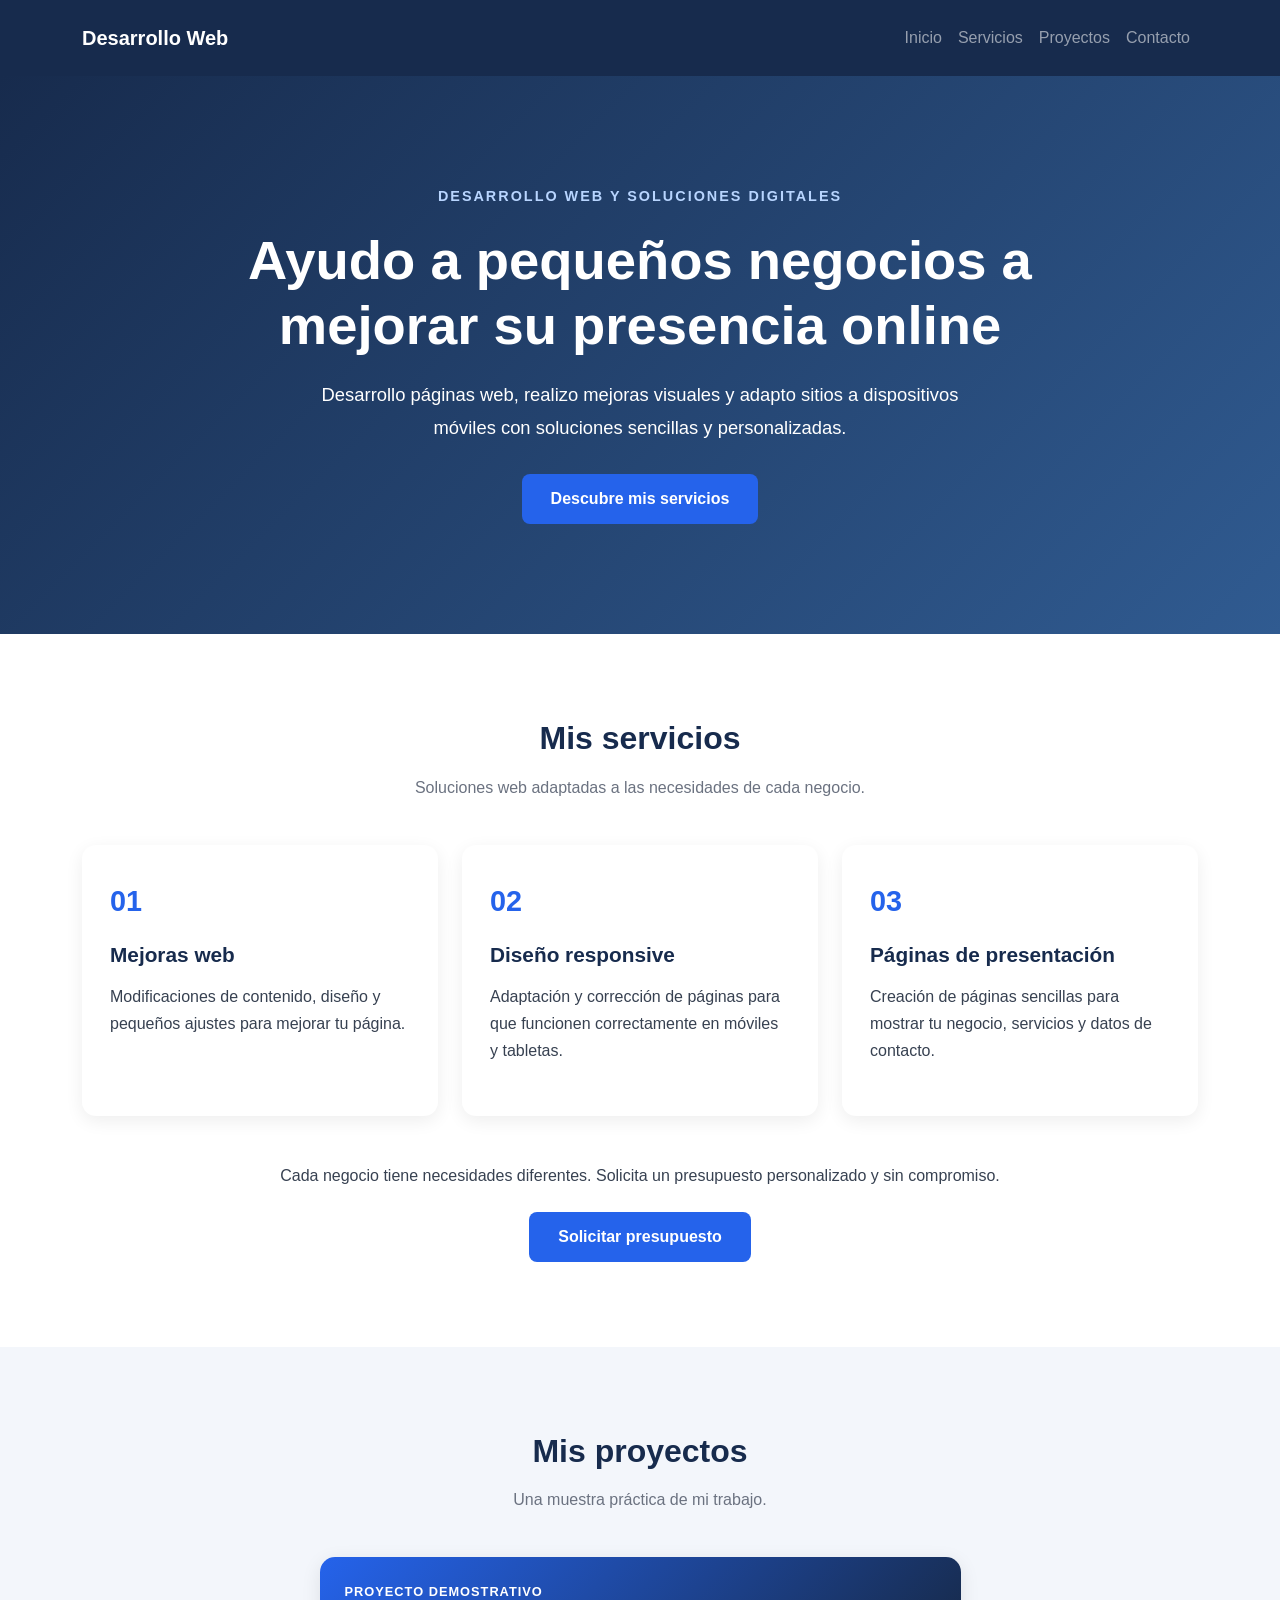
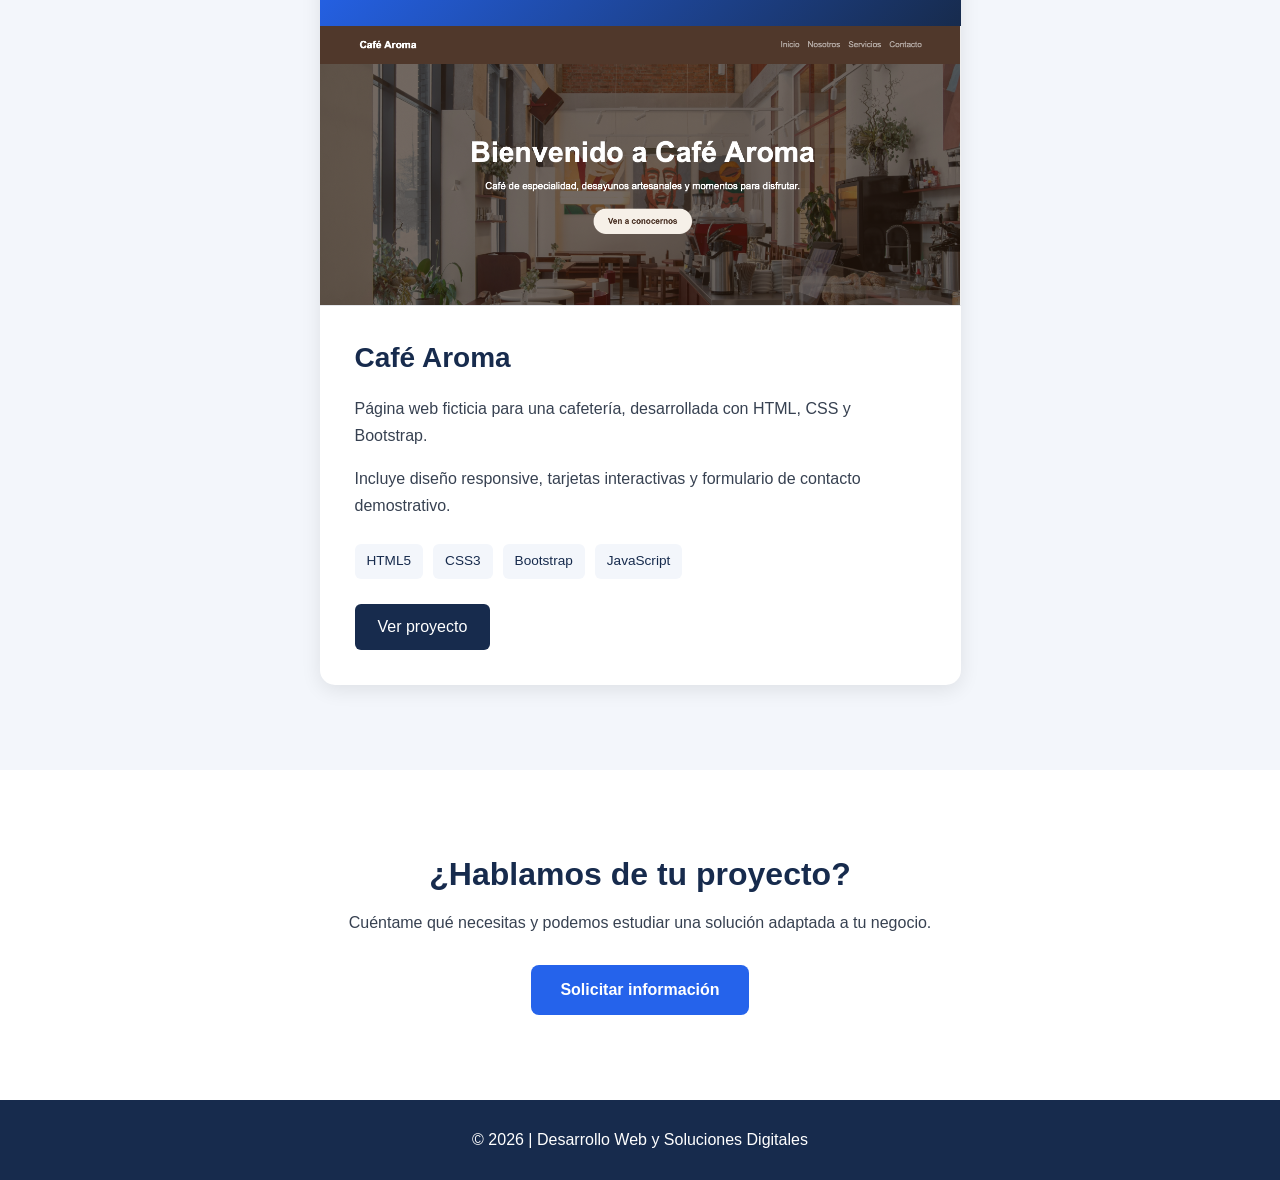
<file: index.html>
<!DOCTYPE html>
<html lang="es">
<head>
    <meta charset="UTF-8">
    <meta name="viewport"
          content="width=device-width, initial-scale=1.0">

    <meta name="description"
          content="Desarrollo web, mejoras responsive
          y soluciones digitales para pequeños negocios.">

    <title>Servicios de Desarrollo Web | Portfolio</title>

    <!-- Bootstrap -->
    <link
        href="https://cdn.jsdelivr.net/npm/bootstrap@5.3.3/dist/css/bootstrap.min.css"
        rel="stylesheet"
    >

    <!-- Estilos propios -->
    <link rel="stylesheet" href="styles.css">
</head>

<body>

    <!-- Navegación -->
    <nav class="navbar navbar-expand-lg navbar-dark">
        <div class="container">

            <a class="navbar-brand fw-bold" href="#inicio">
                Desarrollo Web
            </a>

            <button
                class="navbar-toggler"
                type="button"
                data-bs-toggle="collapse"
                data-bs-target="#menu"
                aria-controls="menu"
                aria-expanded="false"
                aria-label="Abrir menú"
            >
                <span class="navbar-toggler-icon"></span>
            </button>

            <div class="collapse navbar-collapse" id="menu">
                <ul class="navbar-nav ms-auto">
                    <li class="nav-item">
                        <a class="nav-link" href="#inicio">
                            Inicio
                        </a>
                    </li>
                    <li class="nav-item">
                        <a class="nav-link" href="#servicios">
                            Servicios
                        </a>
                    </li>
                    <li class="nav-item">
                        <a class="nav-link" href="#proyectos">
                            Proyectos
                        </a>
                    </li>
                    <li class="nav-item">
                        <a class="nav-link" href="#contacto">
                            Contacto
                        </a>
                    </li>
                </ul>
            </div>

        </div>
    </nav>

    <!-- Presentación -->
    <header id="inicio" class="hero">
        <div class="container text-center">

            <p class="subtitulo">
                DESARROLLO WEB Y SOLUCIONES DIGITALES
            </p>

            <h1>
                Ayudo a pequeños negocios
                a mejorar su presencia online
            </h1>

            <p class="descripcion-hero">
                Desarrollo páginas web, realizo mejoras
                visuales y adapto sitios a dispositivos
                móviles con soluciones sencillas y
                personalizadas.
            </p>

            <a href="#servicios" class="btn btn-principal">
                Descubre mis servicios
            </a>

        </div>
    </header>

    <!-- Servicios -->
    <section id="servicios" class="seccion">
        <div class="container">

            <h2 class="titulo-seccion text-center">
                Mis servicios
            </h2>

            <p class="text-center texto-intro">
                Soluciones web adaptadas a las
                necesidades de cada negocio.
            </p>

            <div class="row g-4">

                <div class="col-md-4">
                    <div class="tarjeta-servicio">
                        <div class="icono-servicio">01</div>

                        <h3>Mejoras web</h3>

                        <p>
                            Modificaciones de contenido,
                            diseño y pequeños ajustes
                            para mejorar tu página.
                        </p>
                    </div>
                </div>

                <div class="col-md-4">
                    <div class="tarjeta-servicio">
                        <div class="icono-servicio">02</div>

                        <h3>Diseño responsive</h3>

                        <p>
                            Adaptación y corrección de
                            páginas para que funcionen
                            correctamente en móviles
                            y tabletas.
                        </p>
                    </div>
                </div>

                <div class="col-md-4">
                    <div class="tarjeta-servicio">
                        <div class="icono-servicio">03</div>

                        <h3>Páginas de presentación</h3>

                        <p>
                            Creación de páginas sencillas
                            para mostrar tu negocio,
                            servicios y datos de contacto.
                        </p>
                    </div>
                </div>

            </div>
            
<!-- Botón para solicitar presupuesto -->
<div class="text-center mt-5">
    <p class="mb-4">
        Cada negocio tiene necesidades diferentes.
        Solicita un presupuesto personalizado
        y sin compromiso.
    </p>

    <a
        href="#contacto"
        class="btn btn-principal"
    >
        Solicitar presupuesto
    </a>
</div>

        </div>
    </section>

    <!-- Proyectos -->
    <section id="proyectos" class="seccion fondo-claro">
        <div class="container">

            <h2 class="titulo-seccion text-center">
                Mis proyectos
            </h2>

            <p class="text-center texto-intro">
                Una muestra práctica de mi trabajo.
            </p>

            <div class="row justify-content-center">

                <div class="col-md-9 col-lg-7">

                    <article class="tarjeta-proyecto">

                        <div class="proyecto-cabecera">
                            <span>PROYECTO DEMOSTRATIVO</span>
                        </div>

                            <!-- Captura del proyecto -->
                            <img
                                src="img/cafe-aroma.png"
                                alt="Captura de la página web Café Aroma"
                                class="imagen-proyecto"
                                loading="lazy"
                            >

                        <div class="proyecto-contenido">

                            <h3>Café Aroma</h3>

                            <p>
                                Página web ficticia para
                                una cafetería, desarrollada
                                con HTML, CSS y Bootstrap.
                            </p>

                            <p>
                                Incluye diseño responsive,
                                tarjetas interactivas
                                y formulario de contacto
                                demostrativo.
                            </p>

                            <div class="tecnologias">
                                <span>HTML5</span>
                                <span>CSS3</span>
                                <span>Bootstrap</span>
                                <span>JavaScript</span>
                            </div>

                           
                                <a
                                    href="demo-negocio/index.html"
                                    class="btn btn-proyecto"
                                    target="_blank"
                                    rel="noopener noreferrer"
                                >
                                    Ver proyecto
                                </a>


                        </div>

                    </article>

                </div>
            </div>

        </div>
    </section>

    <!-- Contacto -->
    <section id="contacto" class="seccion contacto">
        <div class="container text-center">

            <h2 class="titulo-seccion">
                ¿Hablamos de tu proyecto?
            </h2>

            <p>
                Cuéntame qué necesitas y podemos
                estudiar una solución adaptada
                a tu negocio.
            </p>

            <a
                href="mailto:info.angelmartinezweb@gmail.com"
                class="btn btn-principal"
            >
                Solicitar información
            </a>

        </div>
    </section>

    <!-- Pie de página -->
    <footer>
        <div class="container text-center">
            <p class="mb-0">
                © 2026 | Desarrollo Web y Soluciones Digitales
            </p>
        </div>
    </footer>

    <!-- Bootstrap JavaScript -->
    <script
        src="https://cdn.jsdelivr.net/npm/bootstrap@5.3.3/dist/js/bootstrap.bundle.min.js">
    </script>

</body>
</html>
</file>
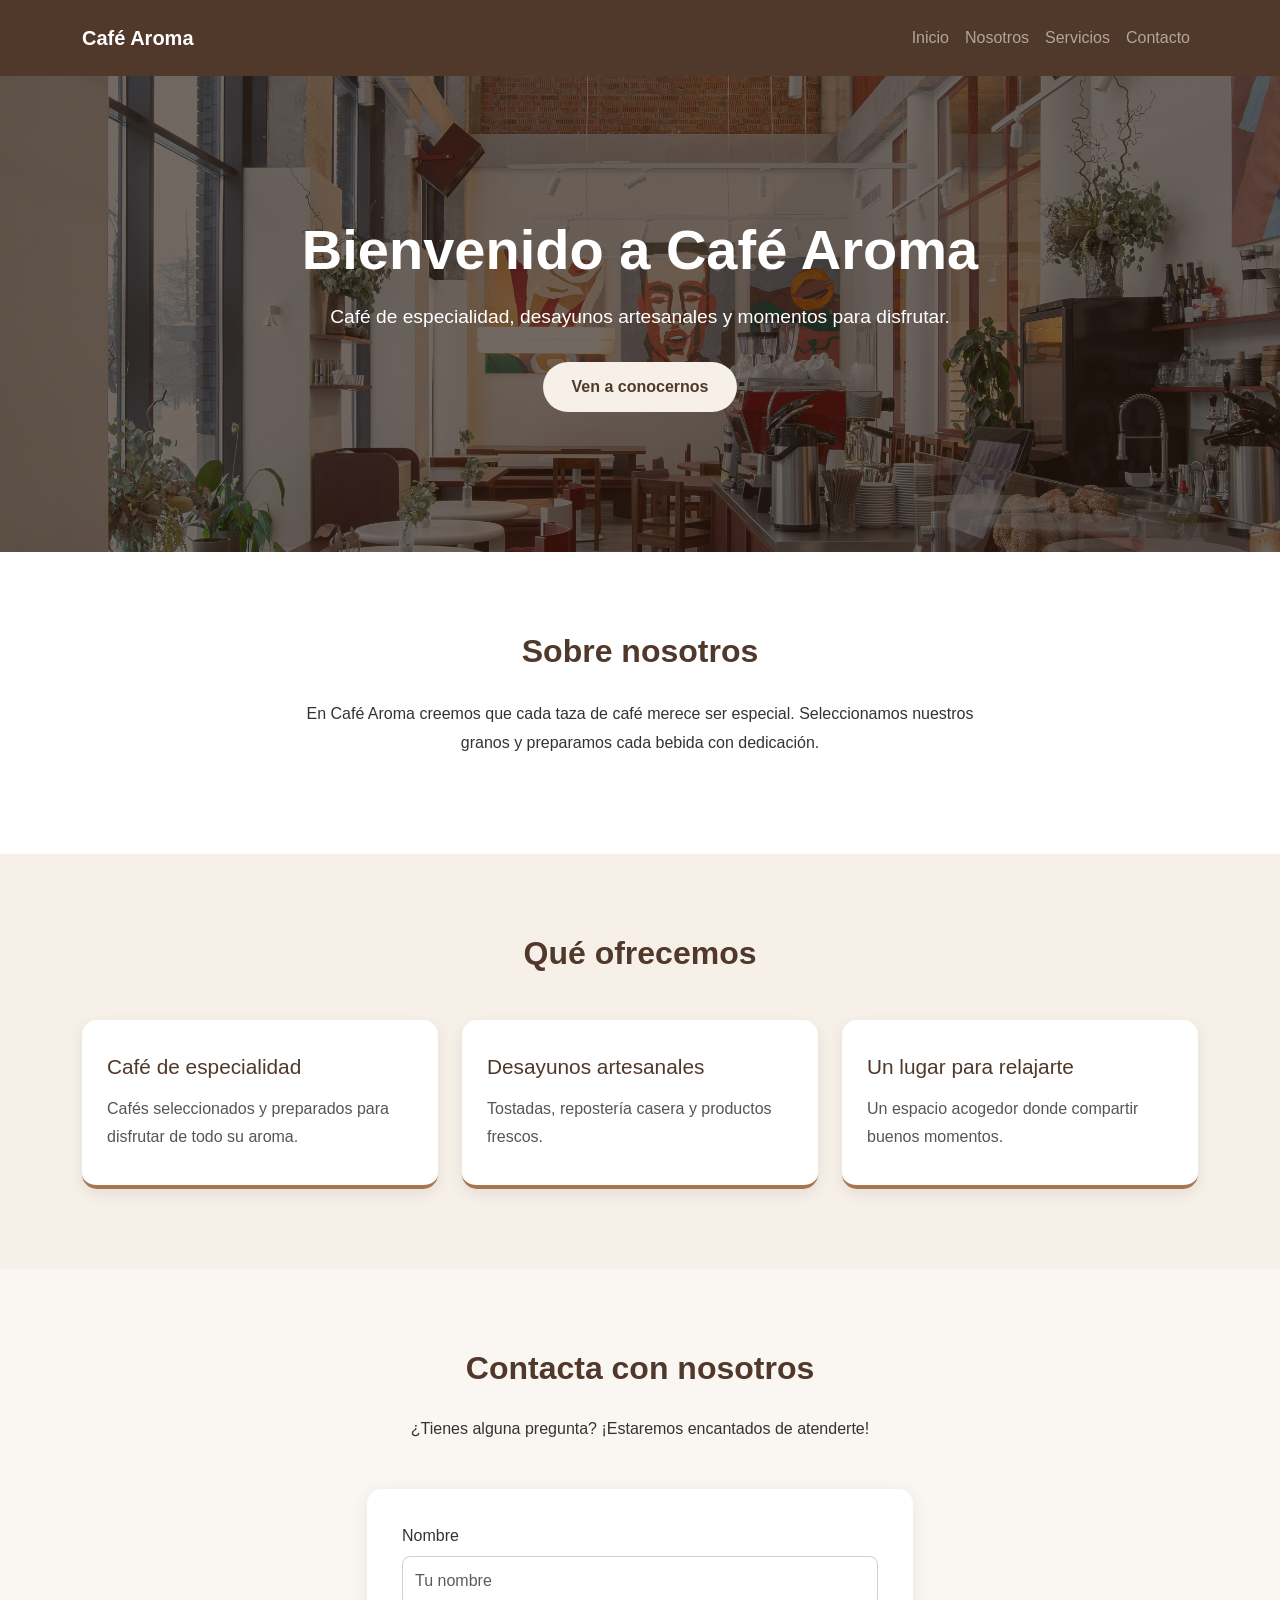
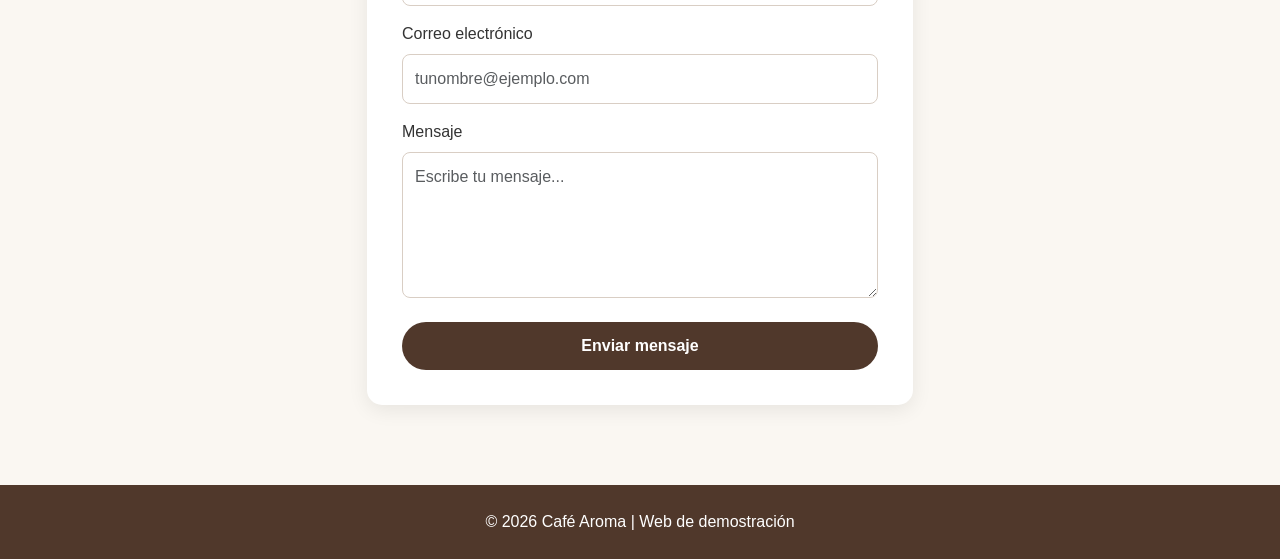
<file: demo-negocio/index.html>
<!DOCTYPE html>
<html lang="es">
<head>
    <meta charset="UTF-8">
    <meta name="viewport"
          content="width=device-width, initial-scale=1.0">

    <title>Café Aroma | Café de especialidad</title>

    <!-- Bootstrap 5.3 -->
    <link
        href="https://cdn.jsdelivr.net/npm/bootstrap@5.3.3/dist/css/bootstrap.min.css"
        rel="stylesheet"
    >

    <!-- Nuestros estilos -->
    <link rel="stylesheet" href="styles.css">
</head>

<body>

    <!-- Navegación -->
    <nav class="navbar navbar-expand-lg navbar-dark">
        <div class="container">

            <a class="navbar-brand fw-bold" href="#">
                Café Aroma
            </a>

            <button
                class="navbar-toggler"
                type="button"
                data-bs-toggle="collapse"
                data-bs-target="#menuPrincipal"
                aria-controls="menuPrincipal"
                aria-expanded="false"
                aria-label="Abrir menú"
            >
                <span class="navbar-toggler-icon"></span>
            </button>

            <div class="collapse navbar-collapse"
                 id="menuPrincipal">

                <ul class="navbar-nav ms-auto">
                    <li class="nav-item">
                        <a class="nav-link" href="#inicio">
                            Inicio
                        </a>
                    </li>

                    <li class="nav-item">
                        <a class="nav-link" href="#nosotros">
                            Nosotros
                        </a>
                    </li>

                    <li class="nav-item">
                        <a class="nav-link" href="#servicios">
                            Servicios
                        </a>
                    </li>

                    <li class="nav-item">
                        <a class="nav-link" href="#contacto">
                            Contacto
                        </a>
                    </li>
                </ul>

            </div>
        </div>
    </nav>

    <!-- Presentación -->
    <header id="inicio" class="hero">
        <div class="container text-center">

            <h1>Bienvenido a Café Aroma</h1>

            <p>
                Café de especialidad, desayunos artesanales
                y momentos para disfrutar.
            </p>

            <a href="#contacto" class="btn btn-aroma">
                Ven a conocernos
            </a>

        </div>
    </header>

    <!-- Sobre nosotros -->
    <section id="nosotros" class="seccion">
        <div class="container text-center">

            <h2>Sobre nosotros</h2>

            <p class="mx-auto descripcion">
                En Café Aroma creemos que cada taza de café
                merece ser especial. Seleccionamos nuestros
                granos y preparamos cada bebida con dedicación.
            </p>

        </div>
    </section>

    <!-- Servicios -->
    <section id="servicios" class="seccion fondo-claro">
        <div class="container">

            <h2 class="text-center mb-5">
                Qué ofrecemos
            </h2>

            <div class="row g-4">

                <div class="col-md-4">
                    <div class="tarjeta">
                        <h3>Café de especialidad</h3>
                        <p>
                            Cafés seleccionados y preparados
                            para disfrutar de todo su aroma.
                        </p>
                    </div>
                </div>

                <div class="col-md-4">
                    <div class="tarjeta">
                        <h3>Desayunos artesanales</h3>
                        <p>
                            Tostadas, repostería casera
                            y productos frescos.
                        </p>
                    </div>
                </div>

                <div class="col-md-4">
                    <div class="tarjeta">
                        <h3>Un lugar para relajarte</h3>
                        <p>
                            Un espacio acogedor donde
                            compartir buenos momentos.
                        </p>
                    </div>
                </div>

            </div>
        </div>
    </section>

    <!-- Contacto -->
    
<!-- Contacto -->
<section id="contacto" class="seccion contacto">
    <div class="container">

        <h2 class="text-center">
            Contacta con nosotros
        </h2>

        <p class="text-center mb-5">
            ¿Tienes alguna pregunta?
            ¡Estaremos encantados de atenderte!
        </p>

        <div class="row justify-content-center">
            <div class="col-md-8 col-lg-6">

                <form class="formulario-contacto"
                      id="formContacto">

                    <div class="mb-3">
                        <label for="nombre"
                               class="form-label">
                            Nombre
                        </label>

                        <input
                            type="text"
                            class="form-control"
                            id="nombre"
                            name="nombre"
                            placeholder="Tu nombre"
                            required
                        >
                    </div>

                    <div class="mb-3">
                        <label for="email"
                               class="form-label">
                            Correo electrónico
                        </label>

                        <input
                            type="email"
                            class="form-control"
                            id="email"
                            name="email"
                            placeholder="tunombre@ejemplo.com"
                            required
                        >
                    </div>

                    <div class="mb-4">
                        <label for="mensaje"
                               class="form-label">
                            Mensaje
                        </label>

                        <textarea
                            class="form-control"
                            id="mensaje"
                            name="mensaje"
                            rows="5"
                            placeholder="Escribe tu mensaje..."
                            required
                        ></textarea>
                    </div>

                    <button
                        type="submit"
                        class="btn btn-aroma w-100">
                        Enviar mensaje
                    </button>

                    <p id="avisoDemo"
                       class="text-center mt-3"
                       role="status"
                       aria-live="polite"
                       hidden>
                        Formulario de demostración.
                        El mensaje no se ha enviado.
                    </p>

                </form>

            </div>
        </div>

    </div>
</section>

    <!-- Pie de página -->
    <footer class="text-center">
        <p class="mb-0">
            © 2026 Café Aroma | Web de demostración
        </p>
    </footer>

    <!-- Bootstrap JavaScript -->
    <script
        src="https://cdn.jsdelivr.net/npm/bootstrap@5.3.3/dist/js/bootstrap.bundle.min.js">
    </script>


<script>
    const formulario = document.getElementById("formContacto");
    const aviso = document.getElementById("avisoDemo");

    formulario.addEventListener("submit", function(event) {
        event.preventDefault();

        aviso.hidden = false;
    });

    formulario.addEventListener("input", function() {
        aviso.hidden = true;
    });
</script>


</body>
</html>
</file>
<file: styles.css>
/* Variables */
:root {
    --azul-oscuro: #172b4d;
    --azul: #2563eb;
    --azul-hover: #1d4ed8;
    --fondo-claro: #f3f6fb;
    --texto: #374151;
}

/* General */
body {
    font-family: Arial, sans-serif;
    color: var(--texto);
    margin: 0;
}

html {
    scroll-behavior: smooth;
}

/* Navegación */
.navbar {
    background-color: var(--azul-oscuro);
    padding: 18px 0;
}

/* Presentación */
.hero {
    background: linear-gradient(
        135deg,
        #172b4d,
        #305b91
    );

    color: white;
    padding: 110px 20px;
}

.subtitulo {
    color: #b8d5ff;
    font-size: 0.9rem;
    letter-spacing: 2px;
    font-weight: bold;
}

.hero h1 {
    max-width: 850px;
    margin: 20px auto;
    font-weight: bold;
    font-size: clamp(2rem, 5vw, 3.4rem);
}

.descripcion-hero {
    max-width: 700px;
    margin: 0 auto 30px;
    font-size: 1.15rem;
    line-height: 1.8;
}

/* Botones */
.btn-principal {
    background-color: var(--azul);
    color: white;
    padding: 12px 28px;
    border-radius: 8px;
    font-weight: 600;
}

.btn-principal:hover {
    background-color: var(--azul-hover);
    color: white;
}

/* Secciones */
.seccion {
    padding: 85px 20px;
}

.titulo-seccion {
    font-weight: bold;
    color: var(--azul-oscuro);
    margin-bottom: 18px;
}

.texto-intro {
    margin-bottom: 45px;
    color: #6b7280;
}

.fondo-claro {
    background-color: var(--fondo-claro);
}

/* Tarjetas de servicios */
.tarjeta-servicio {
    background-color: #ffffff;
    padding: 35px 28px;
    border-radius: 14px;
    height: 100%;

    box-shadow: 0 5px 18px rgba(0, 0, 0, 0.07);

    transition:
        transform 0.3s ease,
        box-shadow 0.3s ease;
}

.tarjeta-servicio:hover {
    transform: translateY(-6px);
    box-shadow: 0 12px 25px rgba(0, 0, 0, 0.12);
}

.icono-servicio {
    font-size: 1.8rem;
    font-weight: bold;
    color: var(--azul);
    margin-bottom: 20px;
}

.tarjeta-servicio h3 {
    font-size: 1.3rem;
    font-weight: bold;
    color: var(--azul-oscuro);
    margin-bottom: 15px;
}

.tarjeta-servicio p {
    line-height: 1.7;
}

/* Proyecto */
.tarjeta-proyecto {
    background-color: white;
    border-radius: 15px;
    overflow: hidden;
    box-shadow: 0 5px 20px rgba(0, 0, 0, 0.09);
}

.proyecto-cabecera {
    background: linear-gradient(
        135deg,
        #2563eb,
        #172b4d
    );

    color: white;
    padding: 25px;
    font-size: 0.8rem;
    font-weight: bold;
    letter-spacing: 1px;
}

.proyecto-contenido {
    padding: 35px;
}

.proyecto-contenido h3 {
    color: var(--azul-oscuro);
    font-weight: bold;
    margin-bottom: 20px;
}

.proyecto-contenido p {
    line-height: 1.7;
}

.tecnologias {
    display: flex;
    flex-wrap: wrap;
    gap: 10px;
    margin: 25px 0;
}

.tecnologias span {
    background-color: var(--fondo-claro);
    color: var(--azul-oscuro);
    padding: 7px 12px;
    border-radius: 6px;
    font-size: 0.85rem;
}

.btn-proyecto {
    background-color: var(--azul-oscuro);
    color: white;
    padding: 10px 22px;
}

.btn-proyecto:hover {
    background-color: var(--azul);
    color: white;
}

/* Contacto */
.contacto {
    background-color: white;
}

.contacto p {
    max-width: 600px;
    margin: 0 auto 30px;
}

/* Pie de página */
footer {
    background-color: var(--azul-oscuro);
    color: white;
    padding: 28px;
}

/* Responsive */
@media (max-width: 768px) {
    .hero {
        padding: 80px 15px;
    }

    .seccion {
        padding: 55px 15px;
    }

    .proyecto-contenido {
        padding: 25px;
    }
}

/* Accesibilidad */
@media (prefers-reduced-motion: reduce) {
    html {
        scroll-behavior: auto;
    }

    .tarjeta-servicio {
        transition: none;
    }
}

/* Imagen del proyecto */
.imagen-proyecto {
    display: block;
    width: 100%;
    height: 280px;
    object-fit: cover;
    object-position: top;
    border-bottom: 1px solid #e5e7eb;
}

/* Ajuste para móviles */
@media (max-width: 576px) {
    .imagen-proyecto {
        height: 200px;
    }
}
</file>
<file: demo-negocio/styles.css>
/* Colores principales */
:root {
    --marron: #50382b;
    --crema: #f6f0e8;
    --cafe: #a8754f;
    --texto: #333333;
}

/* Configuración general */
body {
    font-family: Arial, sans-serif;
    color: var(--texto);
    margin: 0;
}

/* Navegación */
.navbar {
    background-color: var(--marron);
    padding: 18px 0;
}

/* Presentación principal */

.hero {
    background:
        linear-gradient(
            rgba(40, 25, 15, 0.65),
            rgba(40, 25, 15, 0.65)
        ),
        url("img/cafeteria.jpg");

    background-size: cover;
    background-position: center;
    background-repeat: no-repeat;

    color: white;
    padding: 140px 20px;
}


.hero h1 {
    font-size: clamp(2rem, 5vw, 3.5rem);
    font-weight: bold;
    margin-bottom: 20px;
}

.hero p {
    font-size: 1.2rem;
    margin-bottom: 30px;
}

/* Botones */
.btn-aroma {
    background-color: var(--crema);
    color: var(--marron);
    padding: 12px 28px;
    border-radius: 30px;
    font-weight: bold;
}

.btn-aroma:hover {
    background-color: var(--cafe);
    color: white;
}

/* Secciones */
.seccion {
    padding: 80px 20px;
}

.seccion h2 {
    color: var(--marron);
    font-weight: bold;
    margin-bottom: 30px;
}

.fondo-claro {
    background-color: var(--crema);
}

.descripcion {
    max-width: 700px;
    line-height: 1.8;
}

/* Tarjetas de servicios */

/* Tarjetas de servicios */
.tarjeta {
    background-color: #ffffff;
    padding: 35px 25px;
    border-radius: 15px;
    height: 100%;

    box-shadow: 0 5px 15px rgba(0, 0, 0, 0.08);

    border-bottom: 4px solid var(--cafe);

    transition:
        transform 0.3s ease,
        box-shadow 0.3s ease;
}

/* Efecto al pasar el ratón */
.tarjeta:hover {
    transform: translateY(-8px);

    box-shadow: 0 12px 25px rgba(0, 0, 0, 0.15);
}

/* Texto de tarjetas */
.tarjeta p {
    color: #555555;
    line-height: 1.7;
    margin-bottom: 0;
}

/* Accesibilidad: reducir animaciones */
@media (prefers-reduced-motion: reduce) {
    .tarjeta {
        transition: none;
    }
}

.tarjeta h3 {
    color: var(--marron);
    font-size: 1.3rem;
    margin-bottom: 15px;
}

/* Pie de página */
footer {
    background-color: var(--marron);
    color: white;
    padding: 25px;
}

/* Adaptación a móviles */
@media (max-width: 768px) {
    .hero {
        padding: 80px 15px;
    }

    .hero p {
        font-size: 1rem;
    }

    .seccion {
        padding: 50px 15px;
    }
}


/* Sección de contacto */
.contacto {
    background-color: #faf7f2;
}

/* Formulario */
.formulario-contacto {
    background-color: white;
    padding: 35px;
    border-radius: 15px;

    box-shadow: 0 5px 20px rgba(0, 0, 0, 0.08);
}

/* Campos */
.formulario-contacto .form-control {
    padding: 12px;
    border: 1px solid #d9cec4;
    border-radius: 8px;
}

.formulario-contacto .form-control:focus {
    border-color: var(--cafe);
    box-shadow: 0 0 0 0.2rem rgba(168, 117, 79, 0.15);
}

/* Botón del formulario */
.formulario-contacto .btn-aroma {
    background-color: var(--marron);
    color: white;
    border: none;
}

.formulario-contacto .btn-aroma:hover {
    background-color: var(--cafe);
}

/* Adaptación a móviles */
@media (max-width: 576px) {
    .formulario-contacto {
        padding: 20px;
    }
}
</file>
